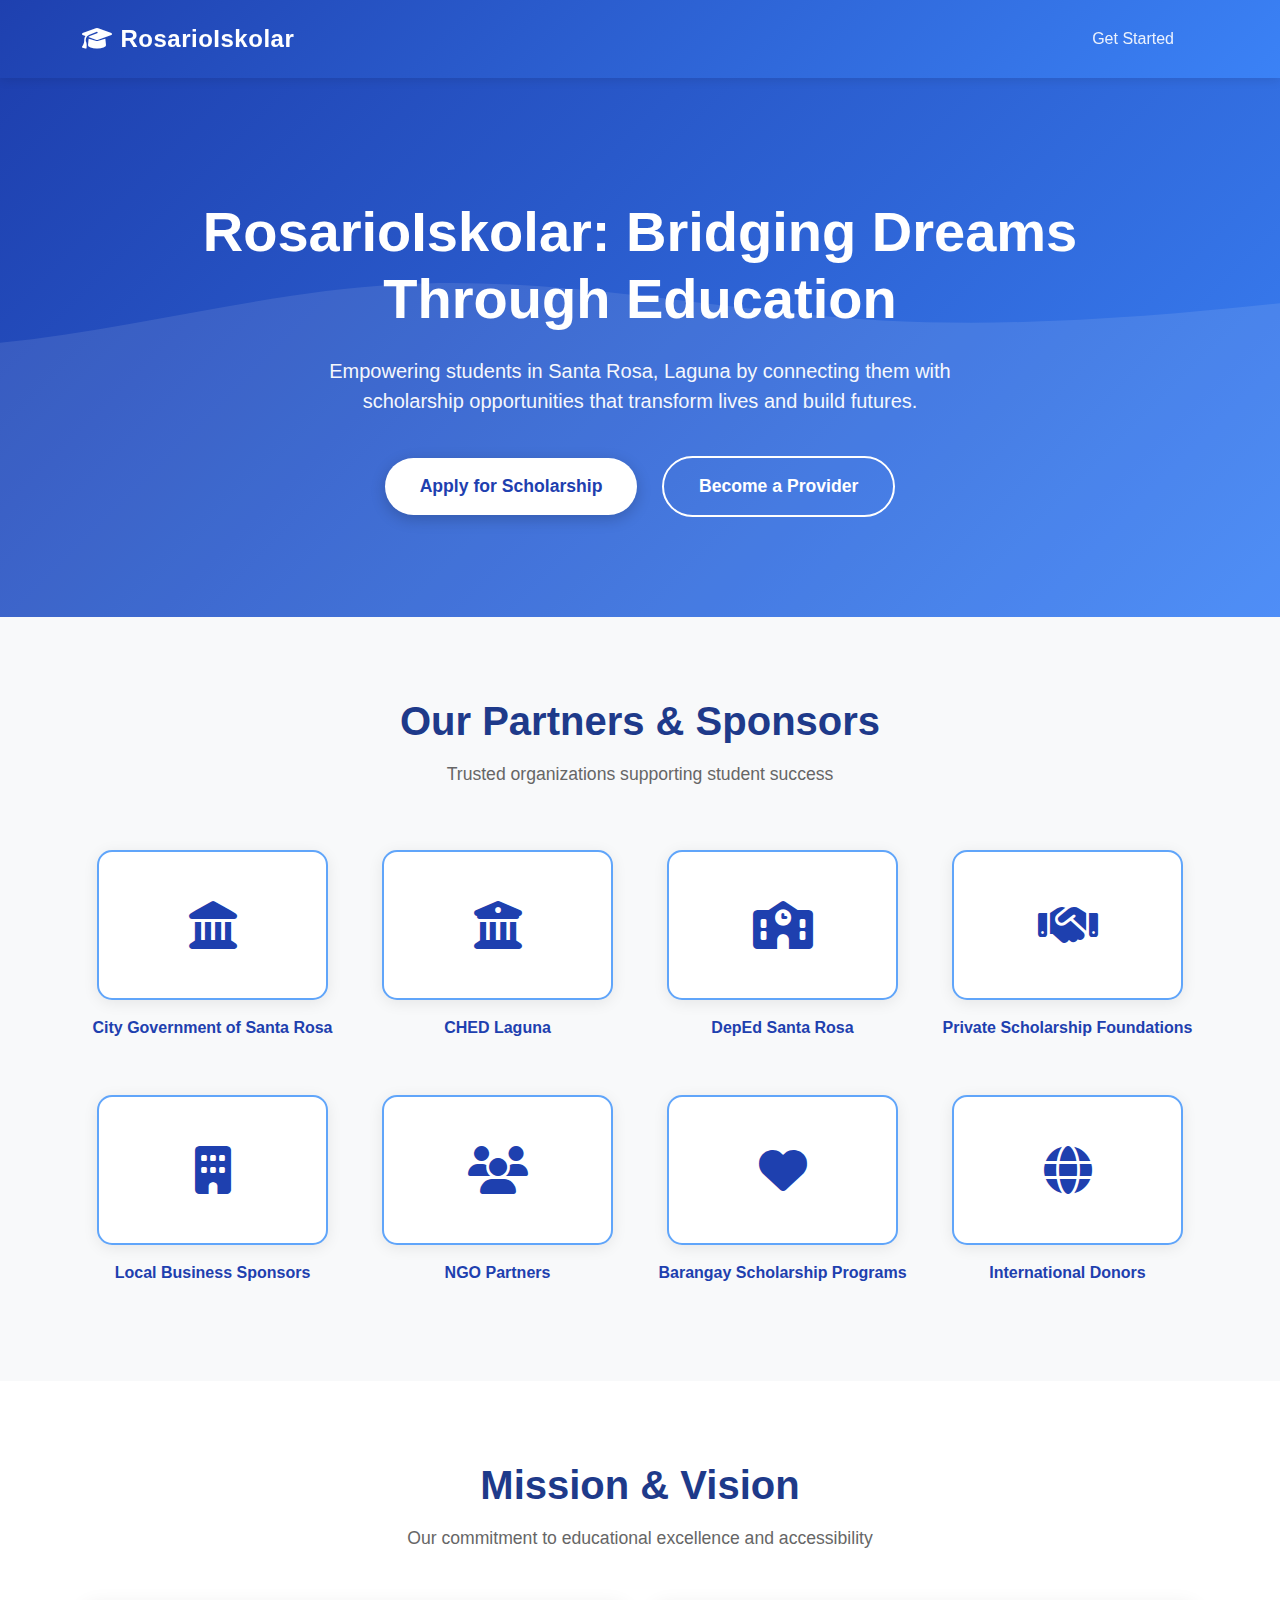
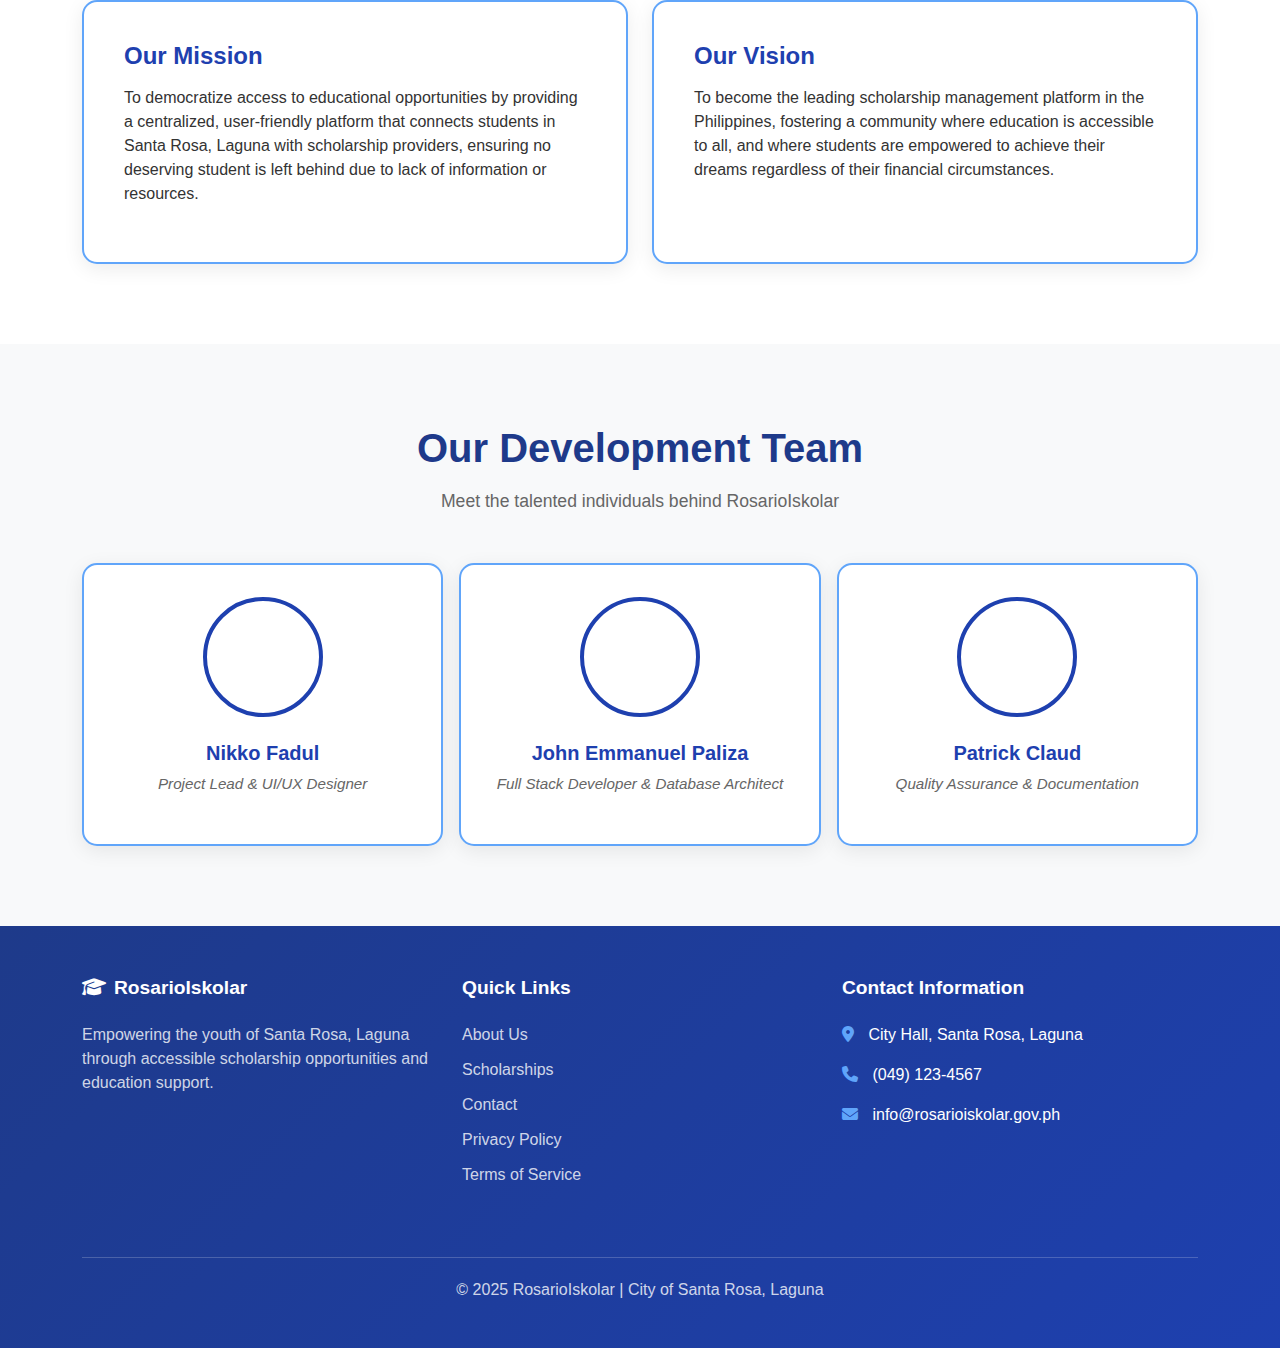
<file: iskolaguna/index.html>
<!DOCTYPE html>
<html lang="en">
<head>
    <meta charset="UTF-8">
    <meta name="viewport" content="width=device-width, initial-scale=1.0">
    <title>RosarioIskolar - Scholarship Management System</title>
    <link href="https://cdn.jsdelivr.net/npm/bootstrap@5.3.0/dist/css/bootstrap.min.css" rel="stylesheet">
    <link rel="stylesheet" href="https://cdnjs.cloudflare.com/ajax/libs/font-awesome/6.4.0/css/all.min.css">
    <link rel="stylesheet" href="landingpage-style.css">
</head>
<body>
    <!-- Navigation -->
    <nav class="navbar navbar-expand-lg navbar-dark sticky-top">
        <div class="container">
            <a class="navbar-brand" href="#">
                <i class="fas fa-graduation-cap me-2"></i>RosarioIskolar
            </a>
            <button class="navbar-toggler" type="button" data-bs-toggle="collapse" data-bs-target="#navbarNav">
                <span class="navbar-toggler-icon"></span>
            </button>
            <div class="collapse navbar-collapse" id="navbarNav">
                <ul class="navbar-nav ms-auto">
                    <li class="nav-item"><a class="nav-link" href="login.html">Get Started</a></li>
                </ul> 
            </div>
        </div>
    </nav>

    <!-- Hero Section -->
    <section class="hero-section" id="home">
        <div class="container hero-content">
            <div class="text-center">
                <h1>RosarioIskolar: Bridging Dreams Through Education</h1>
                <p>Empowering students in Santa Rosa, Laguna by connecting them with scholarship opportunities that transform lives and build futures.</p>
                <div class="cta-buttons">
                    <a href="login.html" class="cta-button cta-primary">Apply for Scholarship</a>
                    <a href="login.html" class="cta-button cta-secondary">Become a Provider</a>
                </div>
            </div>
        </div>
    </section>

    <!-- Partners Section -->
    <section class="section partners-section" id="about">
        <div class="container">
            <h2 class="section-title">Our Partners & Sponsors</h2>
            <p class="section-subtitle">Trusted organizations supporting student success</p>
            <div class="row g-4">
                <div class="col-lg-3 col-md-4 col-sm-6">
                    <div class="partner-logo">
                        <i class="fas fa-landmark"></i>
                    </div>
                    <p class="partner-name">City Government of Santa Rosa</p>
                </div>
                <div class="col-lg-3 col-md-4 col-sm-6">
                    <div class="partner-logo">
                        <i class="fas fa-university"></i>
                    </div>
                    <p class="partner-name">CHED Laguna</p>
                </div>
                <div class="col-lg-3 col-md-4 col-sm-6">
                    <div class="partner-logo">
                        <i class="fas fa-school"></i>
                    </div>
                    <p class="partner-name">DepEd Santa Rosa</p>
                </div>
                <div class="col-lg-3 col-md-4 col-sm-6">
                    <div class="partner-logo">
                        <i class="fas fa-handshake"></i>
                    </div>
                    <p class="partner-name">Private Scholarship Foundations</p>
                </div>
                <div class="col-lg-3 col-md-4 col-sm-6">
                    <div class="partner-logo">
                        <i class="fas fa-building"></i>
                    </div>
                    <p class="partner-name">Local Business Sponsors</p>
                </div>
                <div class="col-lg-3 col-md-4 col-sm-6">
                    <div class="partner-logo">
                        <i class="fas fa-users"></i>
                    </div>
                    <p class="partner-name">NGO Partners</p>
                </div>
                <div class="col-lg-3 col-md-4 col-sm-6">
                    <div class="partner-logo">
                        <i class="fas fa-heart"></i>
                    </div>
                    <p class="partner-name">Barangay Scholarship Programs</p>
                </div>
                <div class="col-lg-3 col-md-4 col-sm-6">
                    <div class="partner-logo">
                        <i class="fas fa-globe"></i>
                    </div>
                    <p class="partner-name">International Donors</p>
                </div>
            </div>
        </div>
    </section>

    <!-- Mission and Vision Section -->
    <section class="section">
        <div class="container">
            <h2 class="section-title">Mission & Vision</h2>
            <p class="section-subtitle">Our commitment to educational excellence and accessibility</p>
            <div class="row g-4">
                <div class="col-md-6">
                    <div class="mission-vision-card">
                        <h4>Our Mission</h4>
                        <p>To democratize access to educational opportunities by providing a centralized, user-friendly platform that connects students in Santa Rosa, Laguna with scholarship providers, ensuring no deserving student is left behind due to lack of information or resources.</p>
                    </div>
                </div>
                <div class="col-md-6">
                    <div class="mission-vision-card">
                        <h4>Our Vision</h4>
                        <p>To become the leading scholarship management platform in the Philippines, fostering a community where education is accessible to all, and where students are empowered to achieve their dreams regardless of their financial circumstances.</p>
                    </div>
                </div>
            </div>
        </div>
    </section>

    <!-- Developer Team Section -->
    <section class="section" style="background-color: #f8f9fa;">
        <div class="container">
            <h2 class="section-title">Our Development Team</h2>
            <p class="section-subtitle">Meet the talented individuals behind RosarioIskolar</p>
            <div class="row g-3">
                <div class="col-lg-4 col-md-6">
                    <div class="team-card">
                        <div class="team-photo">
                            <i class="fas fa-user"></i>
                        </div>
                        <h5>Nikko Fadul</h5>
                        <p class="role">Project Lead & UI/UX Designer</p>
                    </div>
                </div>
                <div class="col-lg-4 col-md-6">
                    <div class="team-card">
                        <div class="team-photo">
                            <i class="fas fa-user"></i>
                        </div>
                        <h5>John Emmanuel Paliza</h5>
                        <p class="role">Full Stack Developer & Database Architect</p>
                    </div>
                </div>
                <div class="col-lg-4 col-md-6">
                    <div class="team-card">
                        <div class="team-photo">
                            <i class="fas fa-user"></i>
                        </div>
                        <h5>Patrick Claud</h5>
                        <p class="role">Quality Assurance & Documentation</p>
                    </div>
                </div>
            </div>
        </div>
    </section>

    <!-- Footer -->
    <footer id="contact">
        <div class="container">
            <div class="row">
                <div class="col-md-4 mb-4">
                    <h5 class="footer-heading">
                        <i class="fas fa-graduation-cap me-2"></i>RosarioIskolar
                    </h5>
                    <p style="color: rgba(255,255,255,0.8);">
                        Empowering the youth of Santa Rosa, Laguna through accessible scholarship opportunities and education support.
                    </p>
                </div>
                <div class="col-md-4 mb-4">
                    <h5 class="footer-heading">Quick Links</h5>
                    <ul class="footer-links">
                        <li><a href="#about">About Us</a></li>
                        <li><a href="#scholarships">Scholarships</a></li>
                        <li><a href="#contact">Contact</a></li>
                        <li><a href="#privacy">Privacy Policy</a></li>
                        <li><a href="#terms">Terms of Service</a></li>
                    </ul>
                </div>
                <div class="col-md-4 mb-4">
                    <h5 class="footer-heading">Contact Information</h5>
                    <div class="contact-info">
                        <p><i class="fas fa-map-marker-alt"></i> City Hall, Santa Rosa, Laguna</p>
                        <p><i class="fas fa-phone"></i> (049) 123-4567</p>
                        <p><i class="fas fa-envelope"></i> info@rosarioiskolar.gov.ph</p>
                    </div>
                </div>
            </div>
            <div class="footer-bottom">
                <p>&copy; 2025 RosarioIskolar | City of Santa Rosa, Laguna</p>
            </div>
        </div>
    </footer>

    <script src="https://cdn.jsdelivr.net/npm/bootstrap@5.3.0/dist/js/bootstrap.bundle.min.js"></script>
</body>
</html>
</file>
<file: iskolaguna/landingpage-style.css>
:root {
            --primary-blue: #1e40af;
            --secondary-blue: #3b82f6;
            --light-blue: #60a5fa;
            --extra-light-blue: #dbeafe;
            --dark-blue: #1e3a8a;
            --gradient-start: #1e40af;
            --gradient-end: #3b82f6;
        }

        * {
            margin: 0;
            padding: 0;
            box-sizing: border-box;
        }

        body {
            font-family: 'Segoe UI', Tahoma, Geneva, Verdana, sans-serif;
            color: #333;
            overflow-x: hidden;
        }

        /* Navigation */
        .navbar {
            background: linear-gradient(135deg, var(--primary-blue), var(--secondary-blue));
            box-shadow: 0 2px 10px rgba(0, 0, 0, 0.1);
            padding: 1rem 0;
        }

        .navbar-brand {
            font-size: 1.5rem;
            font-weight: 700;
            color: white !important;
            letter-spacing: 0.5px;
        }

        .nav-link {
            color: rgba(255, 255, 255, 0.9) !important;
            font-weight: 500;
            margin: 0 0.5rem;
            padding: 0.5rem 1rem !important;
            border-radius: 8px;
            transition: all 0.3s ease;
        }

        .nav-link:hover {
            background: rgba(255, 255, 255, 0.15);
            color: white !important;
            transform: translateY(-2px);
        }

        /* Hero Section */
        .hero-section {
            background: linear-gradient(135deg, var(--gradient-start), var(--gradient-end));
            color: white;
            padding: 120px 0 100px;
            position: relative;
            overflow: hidden;
        }

        .hero-section::before {
            content: '';
            position: absolute;
            top: 0;
            left: 0;
            right: 0;
            bottom: 0;
            background: url('data:image/svg+xml,<svg xmlns="http://www.w3.org/2000/svg" viewBox="0 0 1440 320"><path fill="%23ffffff" fill-opacity="0.1" d="M0,96L48,112C96,128,192,160,288,160C384,160,480,128,576,122.7C672,117,768,139,864,144C960,149,1056,139,1152,128C1248,117,1344,107,1392,101.3L1440,96L1440,320L1392,320C1344,320,1248,320,1152,320C1056,320,960,320,864,320C768,320,672,320,576,320C480,320,384,320,288,320C192,320,96,320,48,320L0,320Z"></path></svg>') no-repeat bottom;
            background-size: cover;
        }

        .hero-content {
            position: relative;
            z-index: 1;
        }

        .hero-section h1 {
            font-size: 3.5rem;
            font-weight: 800;
            margin-bottom: 1.5rem;
            line-height: 1.2;
        }

        .hero-section p {
            font-size: 1.25rem;
            margin-bottom: 2.5rem;
            opacity: 0.95;
            max-width: 700px;
            margin-left: auto;
            margin-right: auto;
        }

        .cta-button {
            padding: 15px 35px;
            font-size: 1.1rem;
            font-weight: 600;
            border-radius: 50px;
            margin: 0 10px;
            transition: all 0.3s ease;
            border: none;
            text-decoration: none;
            display: inline-block;
        }

        .cta-primary {
            background: white;
            color: var(--primary-blue);
            box-shadow: 0 4px 15px rgba(0, 0, 0, 0.2);
        }

        .cta-primary:hover {
            transform: translateY(-3px);
            box-shadow: 0 6px 20px rgba(0, 0, 0, 0.3);
            color: var(--primary-blue);
        }

        .cta-secondary {
            background: transparent;
            color: white;
            border: 2px solid white;
        }

        .cta-secondary:hover {
            background: white;
            color: var(--primary-blue);
            transform: translateY(-3px);
        }

        /* Section Styling */
        section {
            padding: 80px 0;
        }

        .section-title {
            font-size: 2.5rem;
            font-weight: 700;
            color: var(--dark-blue);
            margin-bottom: 1rem;
            text-align: center;
        }

        .section-subtitle {
            font-size: 1.1rem;
            color: #666;
            text-align: center;
            margin-bottom: 3rem;
            max-width: 700px;
            margin-left: auto;
            margin-right: auto;
        }

        /* Scholarship Cards */
        .scholarship-card {
            background: white;
            border-radius: 15px;
            padding: 30px;
            box-shadow: 0 5px 20px rgba(0, 0, 0, 0.08);
            transition: all 0.3s ease;
            height: 100%;
            border: 2px solid transparent;
        }

        .scholarship-card:hover {
            transform: translateY(-10px);
            box-shadow: 0 10px 30px rgba(30, 64, 175, 0.2);
            border-color: var(--light-blue);
        }

        .scholarship-card h4 {
            color: var(--primary-blue);
            font-weight: 700;
            margin-bottom: 1rem;
            font-size: 1.4rem;
        }

        .scholarship-meta {
            display: flex;
            align-items: center;
            margin-bottom: 0.7rem;
            color: #666;
            font-size: 0.95rem;
        }

        .scholarship-meta i {
            color: var(--secondary-blue);
            margin-right: 10px;
            width: 20px;
        }

        .btn-details {
            background: var(--secondary-blue);
            color: white;
            border: none;
            padding: 10px 25px;
            border-radius: 25px;
            font-weight: 600;
            margin-top: 1rem;
            transition: all 0.3s ease;
        }

        .btn-details:hover {
            background: var(--primary-blue);
            transform: scale(1.05);
        }

        /* Partners Section */
        .partners-section {
            background: var(--extra-light-blue);
        }

        .partner-logo {
            background: white;
            border-radius: 12px;
            padding: 30px;
            margin: 15px;
            box-shadow: 0 3px 15px rgba(0, 0, 0, 0.08);
            transition: all 0.3s ease;
            text-align: center;
            font-weight: 600;
            color: var(--primary-blue);
            font-size: 1.1rem;
        }

        .partner-logo:hover {
            transform: translateY(-5px);
            box-shadow: 0 5px 20px rgba(0, 0, 0, 0.15);
        }

        /* Footer */
        footer {
            background: linear-gradient(135deg, var(--dark-blue), var(--primary-blue));
            color: white;
            padding: 50px 0 30px;
        }

        .footer-heading {
            font-size: 1.2rem;
            font-weight: 700;
            margin-bottom: 1.5rem;
        }

        .footer-links {
            list-style: none;
            padding: 0;
        }

        .footer-links li {
            margin-bottom: 0.7rem;
        }

        .footer-links a {
            color: rgba(255, 255, 255, 0.8);
            text-decoration: none;
            transition: all 0.3s ease;
        }

        .footer-links a:hover {
            color: white;
            padding-left: 5px;
        }

        .footer-bottom {
            border-top: 1px solid rgba(255, 255, 255, 0.2);
            margin-top: 30px;
            padding-top: 20px;
            text-align: center;
            color: rgba(255, 255, 255, 0.8);
        }

        .contact-info i {
            margin-right: 10px;
            color: var(--light-blue);
        }

        /* Responsive */
        @media (max-width: 768px) {
            .hero-section h1 {
                font-size: 2.2rem;
            }

            .hero-section p {
                font-size: 1rem;
            }

            .cta-button {
                display: block;
                margin: 10px auto;
                max-width: 250px;
            }

            .section-title {
                font-size: 2rem;
            }
        }

        /* Mission & Vision Cards */
        .mission-vision-card {
            background: white;
            border-radius: 15px;
            padding: 2.5rem;
            box-shadow: 0 5px 20px rgba(0,0,0,0.08);
            transition: all 0.3s;
            height: 100%;
            border: 2px solid var(--light-blue);
        }

        .mission-vision-card:hover {
            transform: translateY(-10px);
            box-shadow: 0 10px 30px rgba(30, 86, 160, 0.15);
        }

        .mission-vision-card .icon-box {
            width: 70px;
            height: 70px;
            background: linear-gradient(135deg, var(--primary-blue), var(--accent-blue));
            border-radius: 50%;
            display: flex;
            align-items: center;
            justify-content: center;
            margin: 0 auto 1.5rem auto;
        }

        .mission-vision-card .icon-box i {
            font-size: 2rem;
            color: white;
        }

        .mission-vision-card h4 {
            color: var(--primary-blue);
            font-weight: 600;
            margin-bottom: 1rem;
        }

        /* Team Cards */
        .team-card {
            background: white;
            border-radius: 15px;
            padding: 2rem;
            box-shadow: 0 5px 20px rgba(0,0,0,0.08);
            transition: all 0.3s;
            text-align: center;
            border: 2px solid var(--light-blue);
        }

        .team-card:hover {
            transform: translateY(-10px);
            box-shadow: 0 10px 30px rgba(30, 86, 160, 0.15);
        }

        .team-photo {
            width: 120px;
            height: 120px;
            border-radius: 50%;
            background: linear-gradient(135deg, var(--light-blue), var(--accent-blue));
            margin: 0 auto 1.5rem auto;
            display: flex;
            align-items: center;
            justify-content: center;
            font-size: 3rem;
            color: white;
            border: 4px solid var(--primary-blue);
        }

        .team-card h5 {
            color: var(--primary-blue);
            font-weight: 600;
            margin-bottom: 0.5rem;
        }

        .team-card .role {
            color: #666;
            font-size: 0.95rem;
            font-style: italic;
        }

        /* Partners Section */
        .partners-section {
            background-color: #f8f9fa;
        }

        .partner-logo {
            background: white;
            border-radius: 15px;
            padding: 2rem;
            height: 150px;
            display: flex;
            align-items: center;
            justify-content: center;
            box-shadow: 0 3px 15px rgba(0,0,0,0.08);
            transition: all 0.3s;
            border: 2px solid var(--light-blue);
        }

        .partner-logo:hover {
            transform: translateY(-5px);
            box-shadow: 0 8px 25px rgba(30, 86, 160, 0.12);
        }

        .partner-logo i {
            font-size: 3rem;
            color: var(--primary-blue);
        }

        .partner-name {
            text-align: center;
            margin-top: 1rem;
            color: var(--primary-blue);
            font-weight: 600;
        }
</file>
